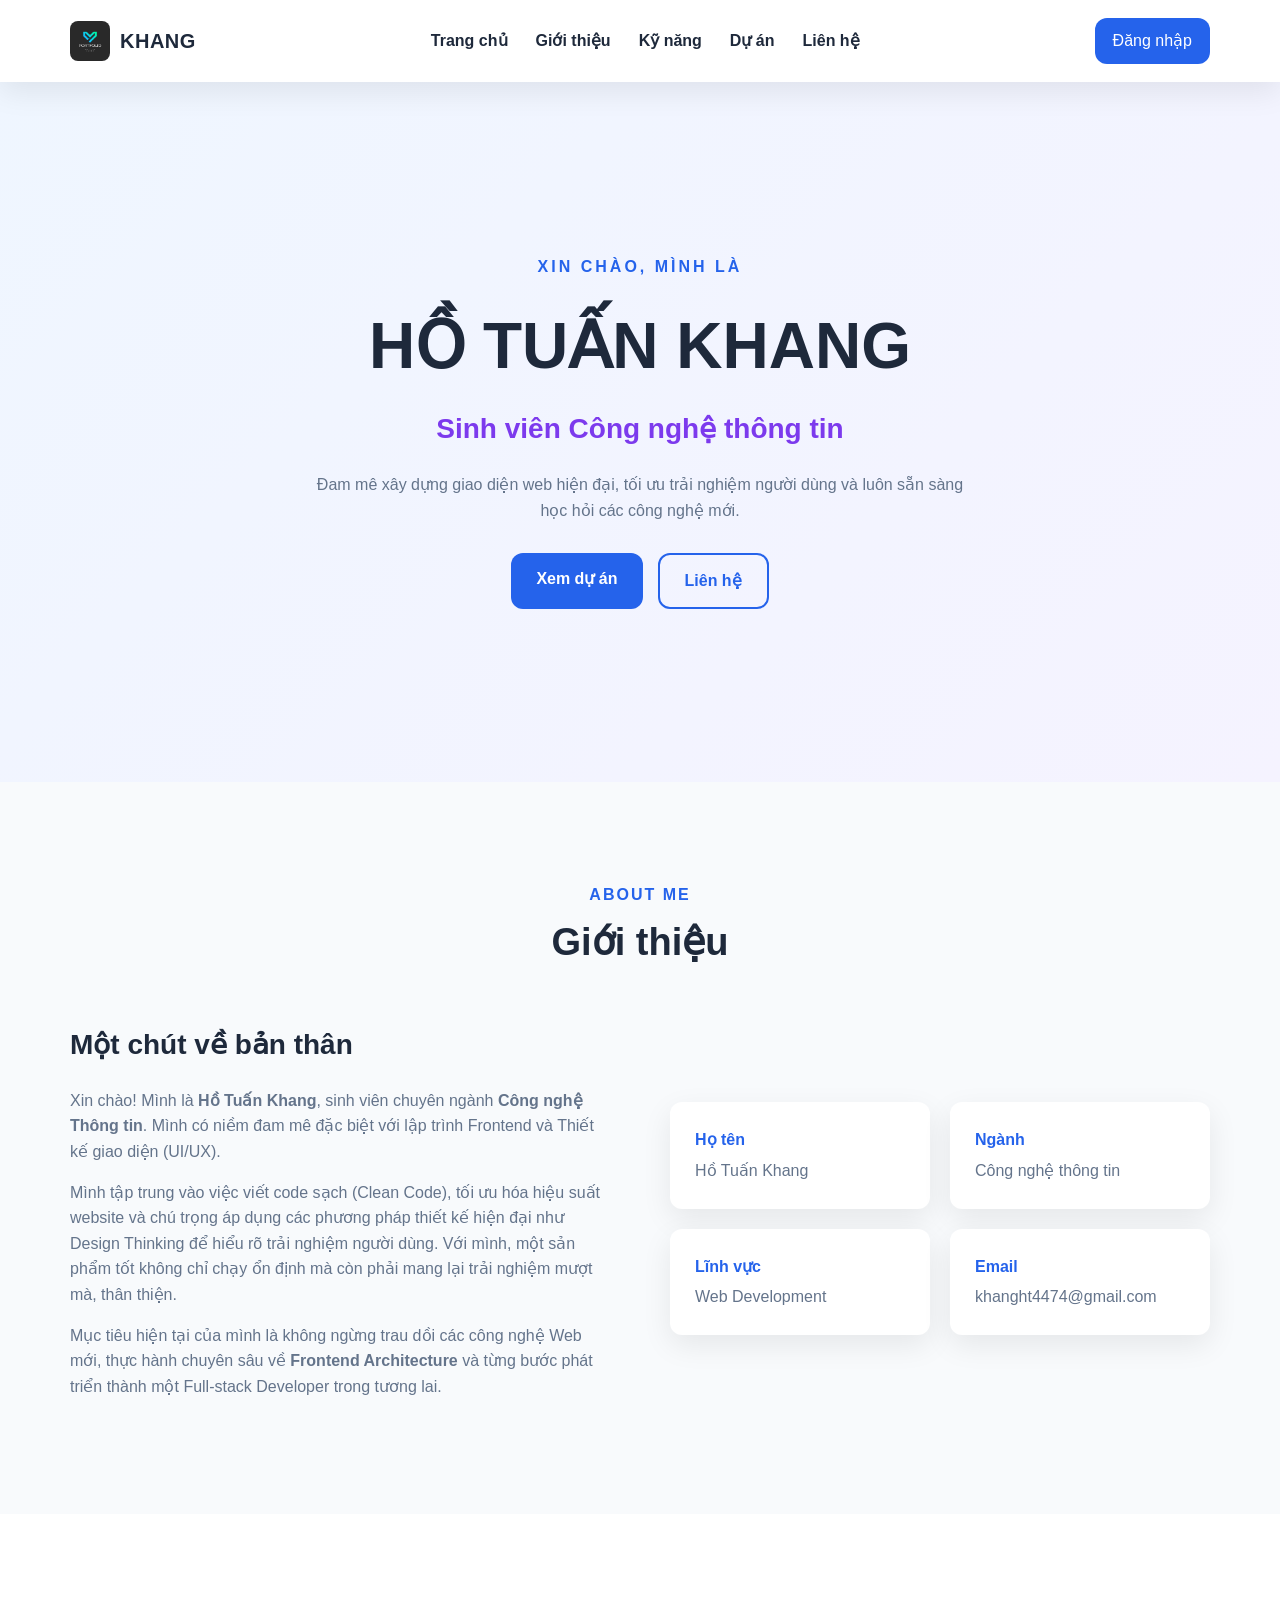
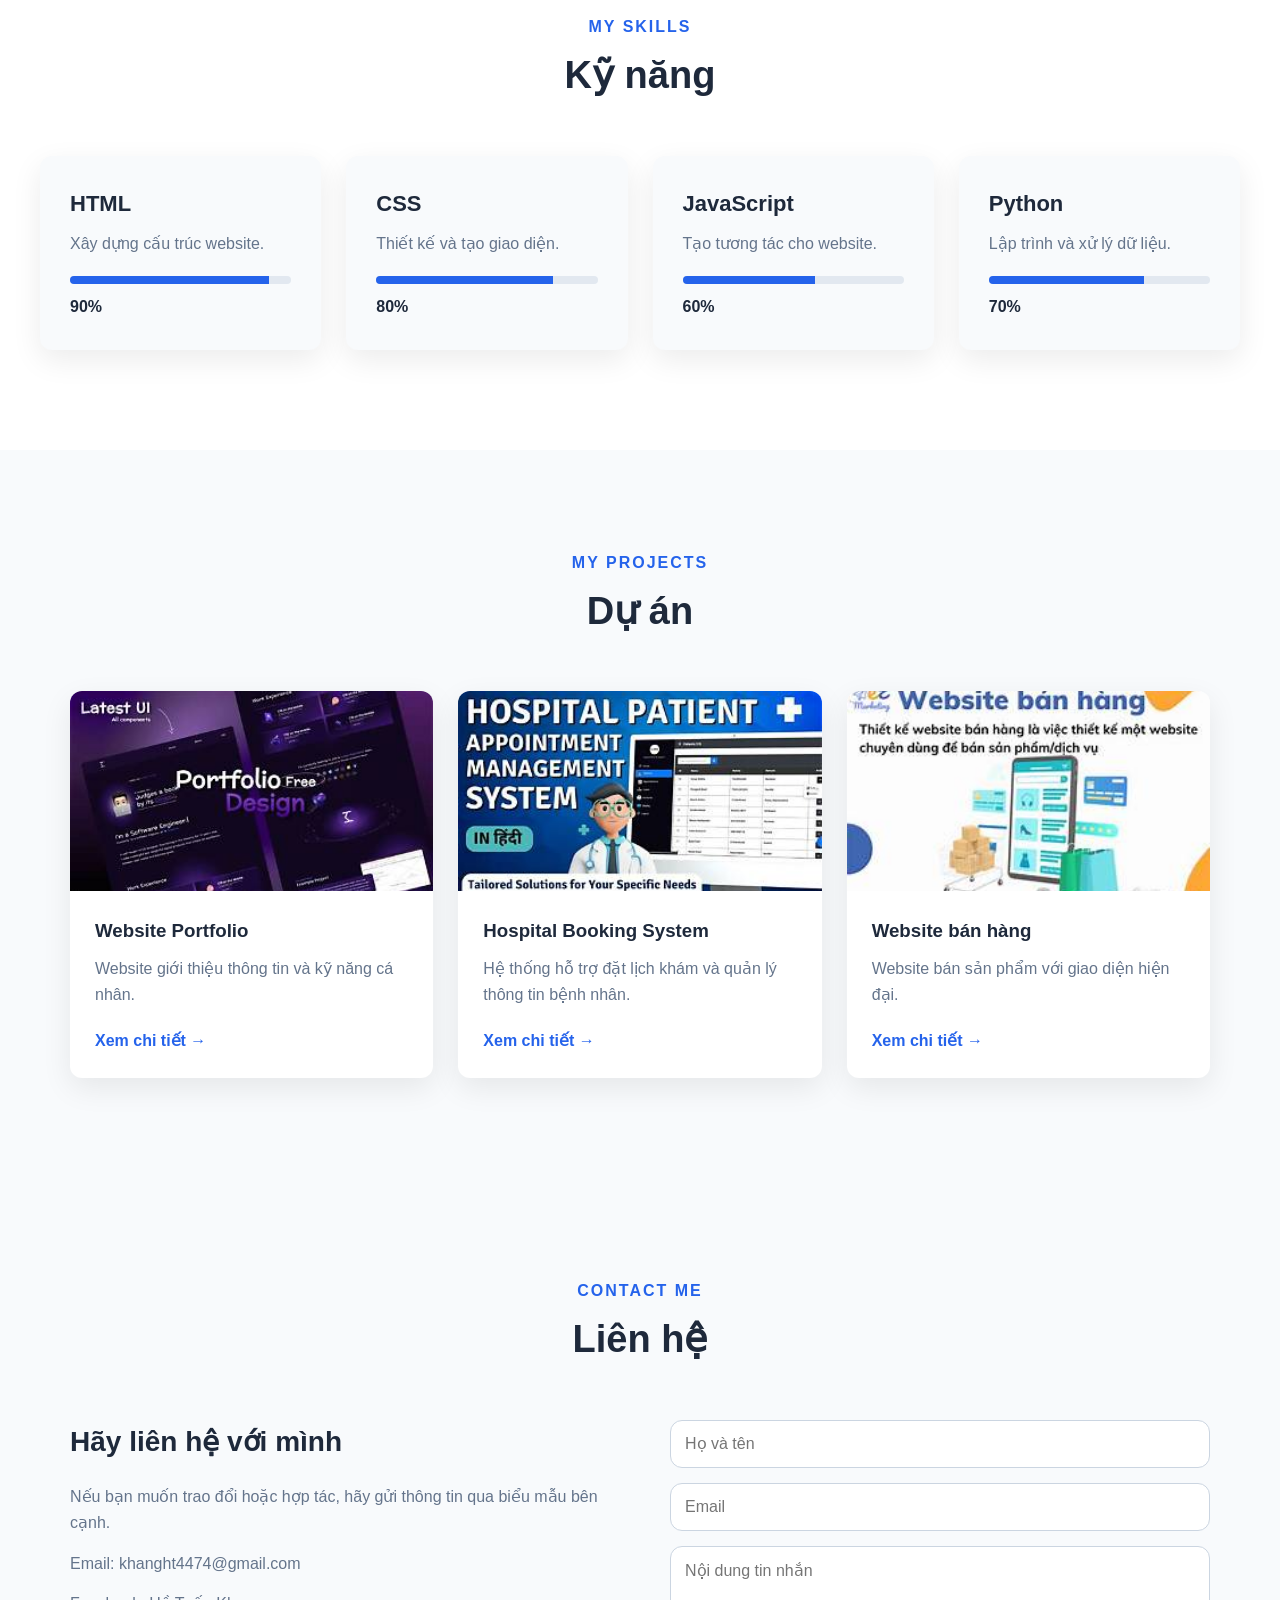
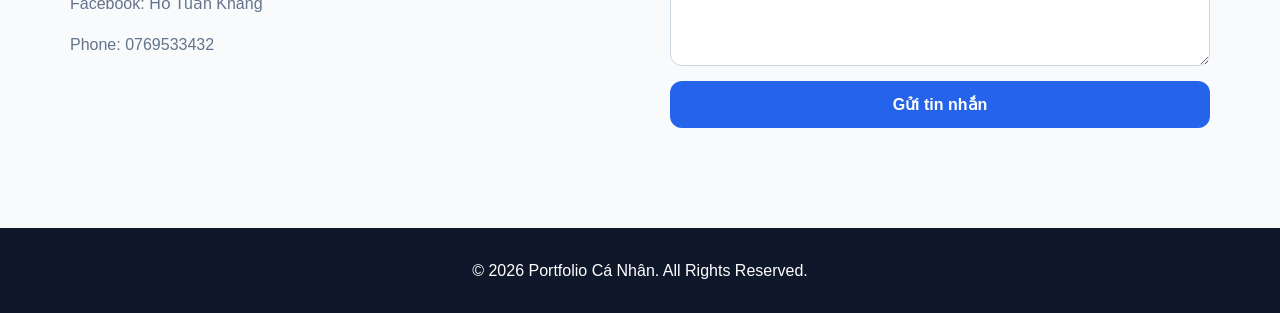
<file: index.html>
<!DOCTYPE html>
<html lang="vi">
<head>
    <meta charset="UTF-8">
    <meta name="viewport" content="width=device-width, initial-scale=1.0">

    <title>Portfolio Cá Nhân</title>

    <link rel="stylesheet" href="css/style.css">
</head>

<body>

    <!-- ================= HEADER ================= -->
    <header class="header">

        <nav class="navbar">

            <a href="#" class="logo">
                <img src="images/logo.png" alt="Logo" class="logo-img">
                <span class="logo-text">KHANG</span>
            </a>

            <div class="nav-links">
                <a href="#home">Trang chủ</a>
                <a href="#about">Giới thiệu</a>
                <a href="#skills">Kỹ năng</a>
                <a href="#projects">Dự án</a>
                <a href="#contact">Liên hệ</a>
            </div>

            <a href="login.html" class="login-btn">
                Đăng nhập
            </a>

        </nav>

    </header>


    <!-- ================= MAIN ================= -->
    <main>

        <!-- HERO -->
        <section id="home" class="hero">

            <div class="hero-content">

                <p class="hero-small">
                    XIN CHÀO, MÌNH LÀ
                </p>

                <h1>
                    HỒ TUẤN KHANG
                </h1>

                <h2>
                    Sinh viên Công nghệ thông tin
                </h2>

                <p class="hero-description">
                    Đam mê xây dựng giao diện web hiện đại,
                    tối ưu trải nghiệm người dùng và luôn sẵn sàng học hỏi các công nghệ mới.  
                </p>

                <div class="hero-buttons">
                    <a href="#projects" class="btn primary-btn">
                        Xem dự án
                    </a>

                    <a href="#contact" class="btn secondary-btn">
                        Liên hệ
                    </a>
                </div>

            </div>

        </section>


        <!-- ================= ABOUT ================= -->
        <section id="about" class="section">

            <div class="section-title">
                <p>ABOUT ME</p>
                <h2>Giới thiệu</h2>
            </div>

            <div class="about-content">

                <div class="about-text">

                    <h3>
                        Một chút về bản thân
                    </h3>

                    <p>
                        Xin chào! Mình là <strong>Hồ Tuấn Khang</strong>, sinh viên chuyên ngành <strong>Công nghệ Thông tin</strong>. 
                        Mình có niềm đam mê đặc biệt với lập trình Frontend và Thiết kế giao diện (UI/UX).
                    </p>

                    <p>
                       Mình tập trung vào việc viết code sạch (Clean Code), 
                       tối ưu hóa hiệu suất website và chú trọng áp dụng các phương pháp thiết kế hiện đại như Design Thinking để hiểu rõ trải nghiệm người dùng. 
                       Với mình, một sản phẩm tốt không chỉ chạy ổn định mà còn phải mang lại trải nghiệm mượt mà, thân thiện.
                    </p>

                    <p>
                        Mục tiêu hiện tại của mình là không ngừng trau dồi các công nghệ Web mới, 
                        thực hành chuyên sâu về <strong>Frontend Architecture</strong> và từng bước phát triển thành một Full-stack Developer trong tương lai.
                    </p>

                </div>


                <div class="about-info">

                    <div class="info-item">
                        <strong>Họ tên</strong>
                        <span>Hồ Tuấn Khang</span>
                    </div>

                    <div class="info-item">
                        <strong>Ngành</strong>
                        <span>Công nghệ thông tin</span>
                    </div>

                    <div class="info-item">
                        <strong>Lĩnh vực</strong>
                        <span>Web Development</span>
                    </div>

                    <div class="info-item">
                        <strong>Email</strong>
                        <span>khanght4474@gmail.com</span>
                    </div>

                </div>

            </div>

        </section>


        <!-- ================= SKILLS ================= -->
        <section id="skills" class="section skills-section">

            <div class="section-title">
                <p>MY SKILLS</p>
                <h2>Kỹ năng</h2>
            </div>


            <div class="skills-list">

                <div class="skill-card">
                    <h3>HTML</h3>
                    <p>Xây dựng cấu trúc website.</p>

                    <div class="skill-bar">
                        <span class="html-skill"></span>
                    </div>

                    <strong>90%</strong>
                </div>


                <div class="skill-card">
                    <h3>CSS</h3>
                    <p>Thiết kế và tạo giao diện.</p>

                    <div class="skill-bar">
                        <span class="css-skill"></span>
                    </div>

                    <strong>80%</strong>
                </div>


                <div class="skill-card">
                    <h3>JavaScript</h3>
                    <p>Tạo tương tác cho website.</p>

                    <div class="skill-bar">
                        <span class="js-skill"></span>
                    </div>

                    <strong>60%</strong>
                </div>


                <div class="skill-card">
                    <h3>Python</h3>
                    <p>Lập trình và xử lý dữ liệu.</p>

                    <div class="skill-bar">
                        <span class="python-skill"></span>
                    </div>

                    <strong>70%</strong>
                </div>

            </div>

        </section>


        <!-- ================= PROJECTS ================= -->
        <section id="projects" class="section">

            <div class="section-title">
                <p>MY PROJECTS</p>
                <h2>Dự án</h2>
            </div>


            <div class="project-list">

                <article class="project-card">

                    <div class="project-image">
                        <img src="images/project-1.jpg" alt="Website Portfolio">
                    </div>

                    <div class="project-content">

                        <h3>Website Portfolio</h3>

                        <p>
                            Website giới thiệu thông tin
                            và kỹ năng cá nhân.
                        </p>

                        <a href="#" class="project-link">
                            Xem chi tiết →
                        </a>

                    </div>

                </article>


                <article class="project-card">

                    <div class="project-image">
                        <img src="images/project-2.jpg" alt="Hospital Booking System">
                    </div>

                    <div class="project-content">

                        <h3>Hospital Booking System</h3>

                        <p>
                            Hệ thống hỗ trợ đặt lịch khám
                            và quản lý thông tin bệnh nhân.
                        </p>

                        <a href="#" class="project-link">
                            Xem chi tiết →
                        </a>

                    </div>

                </article>


                <article class="project-card">

                    <div class="project-image">
                        <img src="images/project-3.jpg" alt="Website bán hàng">
                    </div>

                    <div class="project-content">

                        <h3>Website bán hàng</h3>

                        <p>
                            Website bán sản phẩm với
                            giao diện hiện đại.
                        </p>

                        <a href="#" class="project-link">
                            Xem chi tiết →
                        </a>

                    </div>

                </article>

            </div>

        </section>


        <!-- ================= CONTACT ================= -->
        <section id="contact" class="section contact-section">

            <div class="section-title">
                <p>CONTACT ME</p>
                <h2>Liên hệ</h2>
            </div>


            <div class="contact-content">

                <div class="contact-info">

                    <h3>
                        Hãy liên hệ với mình
                    </h3>

                    <p>
                        Nếu bạn muốn trao đổi hoặc hợp tác,
                        hãy gửi thông tin qua biểu mẫu bên cạnh.
                    </p>

                    <p>
                        Email: khanght4474@gmail.com
                    </p>

                    <p>
                        Facebook: Hồ Tuấn Khang
                    </p>

                    <p>
                        Phone: 0769533432
                    </p>

                </div>


                <form class="contact-form">

                    <input
                        type="text"
                        placeholder="Họ và tên"
                    >

                    <input
                        type="email"
                        placeholder="Email"
                    >

                    <textarea
                        rows="5"
                        placeholder="Nội dung tin nhắn"
                    ></textarea>

                    <button type="submit">
                        Gửi tin nhắn
                    </button>

                </form>

            </div>

        </section>

    </main>


    <!-- ================= FOOTER ================= -->

    <footer class="footer">

        <p>
            © 2026 Portfolio Cá Nhân. All Rights Reserved.
        </p>

    </footer>

</body>
</html>
</file>
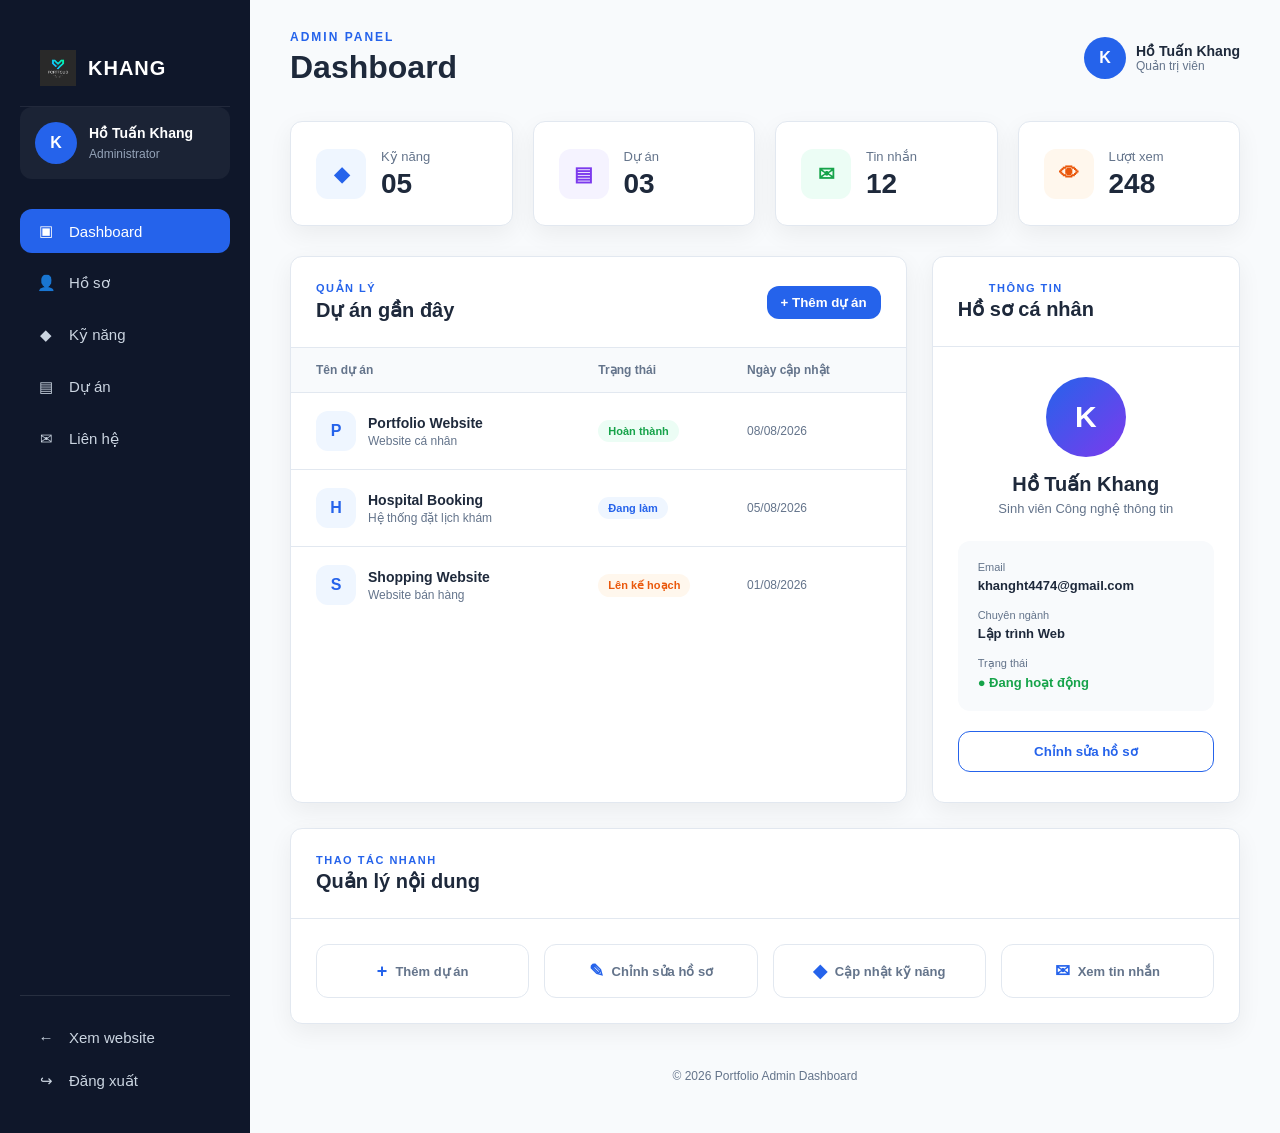
<file: admin.html>
<!DOCTYPE html>
<html lang="vi">

<head>

    <meta charset="UTF-8">

    <meta
        name="viewport"
        content="width=device-width, initial-scale=1.0"
    >

    <title>Admin Dashboard - Portfolio</title>

    <link rel="stylesheet" href="css/admin.css">

</head>


<body>

    <!-- =================================================
         ADMIN DASHBOARD
    ================================================== -->

    <div class="dashboard">


        <!-- =================================================
             SIDEBAR
        ================================================== -->

        <aside class="sidebar">

            <div class="sidebar-logo">
                <img src="images/logo.png" alt="Logo" class="sidebar-logo-img">
                <span>KHANG</span>
            </div>


            <div class="admin-profile">

                <div class="avatar">
                    K
                </div>

                <div>
                    <strong>
                        Hồ Tuấn Khang
                    </strong>

                    <span>
                        Administrator
                    </span>
                </div>

            </div>


            <!-- MENU -->

            <nav class="sidebar-menu">

                <a
                    href="#"
                    class="menu-item active"
                >
                    <span>▣</span>
                    Dashboard
                </a>


                <a
                    href="#"
                    class="menu-item"
                >
                    <span>👤</span>
                    Hồ sơ
                </a>


                <a
                    href="#"
                    class="menu-item"
                >
                    <span>◆</span>
                    Kỹ năng
                </a>


                <a
                    href="#"
                    class="menu-item"
                >
                    <span>▤</span>
                    Dự án
                </a>


                <a
                    href="#"
                    class="menu-item"
                >
                    <span>✉</span>
                    Liên hệ
                </a>

            </nav>


            <!-- BOTTOM MENU -->

            <div class="sidebar-bottom">

                <a
                    href="index.html"
                    class="menu-item"
                >
                    <span>←</span>
                    Xem website
                </a>


                <a
                    href="login.html"
                    class="menu-item logout"
                >
                    <span>↪</span>
                    Đăng xuất
                </a>

            </div>

        </aside>



        <!-- =================================================
             MAIN CONTENT
        ================================================== -->

        <main class="main-content">


            <!-- TOP BAR -->

            <header class="topbar">

                <div>

                    <p class="topbar-label">
                        ADMIN PANEL
                    </p>

                    <h1>
                        Dashboard
                    </h1>

                </div>


                <div class="topbar-user">

                    <div class="small-avatar">
                        K
                    </div>

                    <div>

                        <strong>
                            Hồ Tuấn Khang
                        </strong>

                        <span>
                            Quản trị viên
                        </span>

                    </div>

                </div>

            </header>



            <!-- =================================================
                 STATISTICS
            ================================================== -->

            <section class="stats">


                <div class="stat-card">

                    <div class="stat-icon blue">
                        ◆
                    </div>

                    <div>

                        <span>
                            Kỹ năng
                        </span>

                        <h2>
                            05
                        </h2>

                    </div>

                </div>



                <div class="stat-card">

                    <div class="stat-icon purple">
                        ▤
                    </div>

                    <div>

                        <span>
                            Dự án
                        </span>

                        <h2>
                            03
                        </h2>

                    </div>

                </div>



                <div class="stat-card">

                    <div class="stat-icon green">
                        ✉
                    </div>

                    <div>

                        <span>
                            Tin nhắn
                        </span>

                        <h2>
                            12
                        </h2>

                    </div>

                </div>



                <div class="stat-card">

                    <div class="stat-icon orange">
                        👁
                    </div>

                    <div>

                        <span>
                            Lượt xem
                        </span>

                        <h2>
                            248
                        </h2>

                    </div>

                </div>

            </section>



            <!-- =================================================
                 CONTENT GRID
            ================================================== -->

            <section class="content-grid">


                <!-- PROJECTS -->

                <div class="dashboard-card projects-card">

                    <div class="card-header">

                        <div>

                            <p>
                                QUẢN LÝ
                            </p>

                            <h2>
                                Dự án gần đây
                            </h2>

                        </div>

                        <button>
                            + Thêm dự án
                        </button>

                    </div>


                    <div class="project-table">


                        <div class="table-header">

                            <span>
                                Tên dự án
                            </span>

                            <span>
                                Trạng thái
                            </span>

                            <span>
                                Ngày cập nhật
                            </span>

                        </div>



                        <div class="project-row">

                            <div class="project-name">

                                <div class="project-icon">
                                    P
                                </div>

                                <div>

                                    <strong>
                                        Portfolio Website
                                    </strong>

                                    <span>
                                        Website cá nhân
                                    </span>

                                </div>

                            </div>


                            <span class="status completed">
                                Hoàn thành
                            </span>


                            <span class="date">
                                08/08/2026
                            </span>

                        </div>



                        <div class="project-row">

                            <div class="project-name">

                                <div class="project-icon">
                                    H
                                </div>

                                <div>

                                    <strong>
                                        Hospital Booking
                                    </strong>

                                    <span>
                                        Hệ thống đặt lịch khám
                                    </span>

                                </div>

                            </div>


                            <span class="status working">
                                Đang làm
                            </span>


                            <span class="date">
                                05/08/2026
                            </span>

                        </div>



                        <div class="project-row">

                            <div class="project-name">

                                <div class="project-icon">
                                    S
                                </div>

                                <div>

                                    <strong>
                                        Shopping Website
                                    </strong>

                                    <span>
                                        Website bán hàng
                                    </span>

                                </div>

                            </div>


                            <span class="status planning">
                                Lên kế hoạch
                            </span>


                            <span class="date">
                                01/08/2026
                            </span>

                        </div>

                    </div>

                </div>



                <!-- PROFILE -->

                <div class="dashboard-card profile-card">

                    <div class="card-header">

                        <div>

                            <p>
                                THÔNG TIN
                            </p>

                            <h2>
                                Hồ sơ cá nhân
                            </h2>

                        </div>

                    </div>


                    <div class="profile-info">

                        <div class="profile-avatar">
                            K
                        </div>


                        <h3>
                            Hồ Tuấn Khang
                        </h3>

                        <p>
                            Sinh viên Công nghệ thông tin
                        </p>


                        <div class="profile-details">

                            <div>

                                <span>
                                    Email
                                </span>

                                <strong>
                                    khanght4474@gmail.com
                                </strong>

                            </div>


                            <div>

                                <span>
                                    Chuyên ngành
                                </span>

                                <strong>
                                    Lập trình Web
                                </strong>

                            </div>


                            <div>

                                <span>
                                    Trạng thái
                                </span>

                                <strong class="online">
                                    ● Đang hoạt động
                                </strong>

                            </div>

                        </div>


                        <button class="edit-btn">
                            Chỉnh sửa hồ sơ
                        </button>

                    </div>

                </div>


            </section>



            <!-- =================================================
                 QUICK ACTIONS
            ================================================== -->

            <section class="quick-section">

                <div class="dashboard-card">

                    <div class="card-header">

                        <div>

                            <p>
                                THAO TÁC NHANH
                            </p>

                            <h2>
                                Quản lý nội dung
                            </h2>

                        </div>

                    </div>


                    <div class="quick-actions">

                        <a href="#">

                            <span>
                                + 
                            </span>

                            Thêm dự án

                        </a>


                        <a href="#">

                            <span>
                                ✎
                            </span>

                            Chỉnh sửa hồ sơ

                        </a>


                        <a href="#">

                            <span>
                                ◆
                            </span>

                            Cập nhật kỹ năng

                        </a>


                        <a href="#">

                            <span>
                                ✉
                            </span>

                            Xem tin nhắn

                        </a>

                    </div>

                </div>

            </section>



            <!-- FOOTER -->

            <footer class="admin-footer">

                <p>
                    © 2026 Portfolio Admin Dashboard
                </p>

            </footer>


        </main>

    </div>

</body>

</html>
</file>
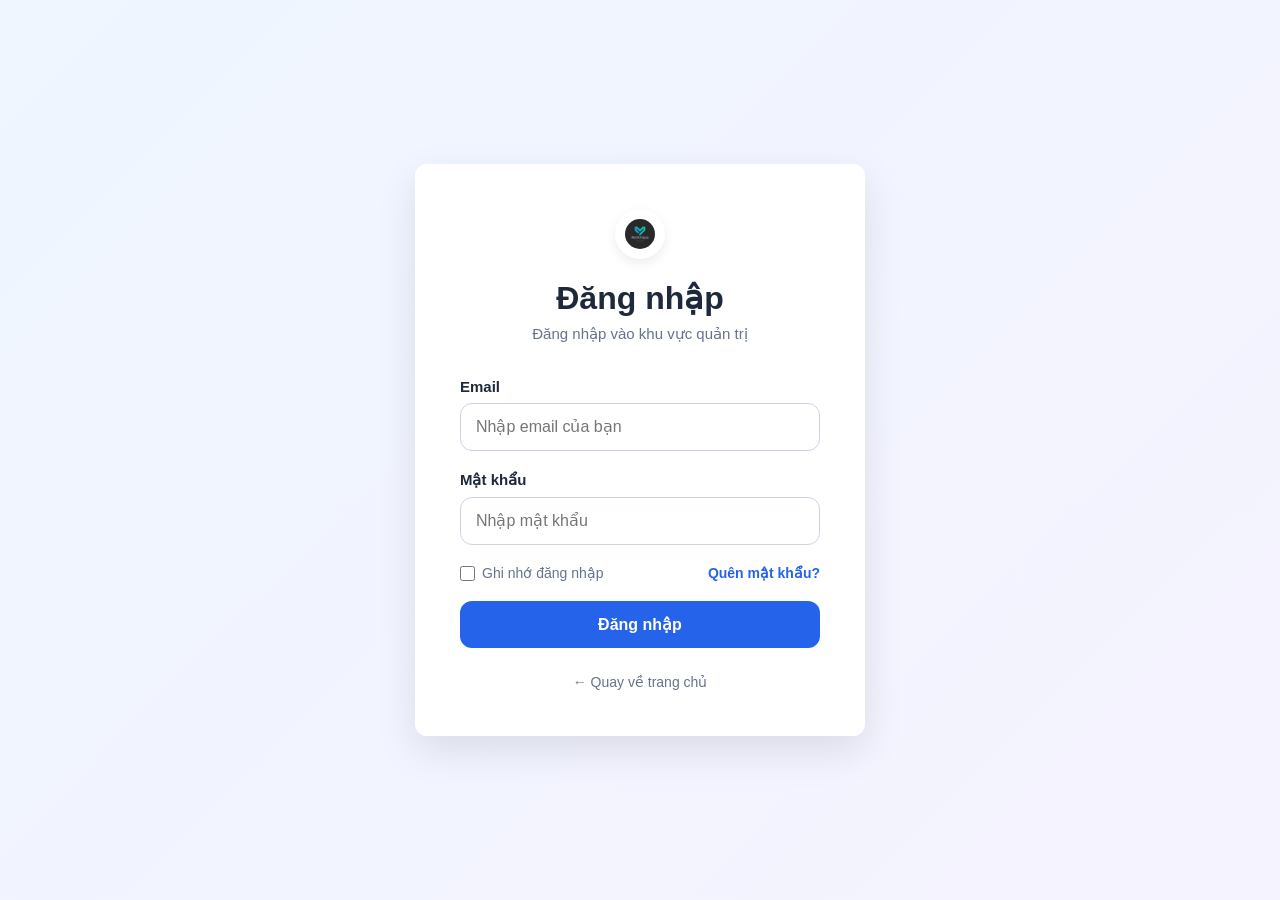
<file: login.html>
<!DOCTYPE html>
<html lang="vi">

<head>

    <meta charset="UTF-8">

    <meta
        name="viewport"
        content="width=device-width, initial-scale=1.0"
    >

    <title>Đăng nhập - Portfolio</title>

    <link rel="stylesheet" href="css/login.css">

</head>


<body>

    <main class="login-page">

        <div class="login-container">

            <!-- Logo / Tiêu đề -->
            <div class="login-header">

                <div class="login-logo">
                    <img src="images/logo.png" alt="Logo" class="logo-img">
                </div>

                <h1>
                    Đăng nhập
                </h1>

                <p>
                    Đăng nhập vào khu vực quản trị
                </p>

            </div>


            <!-- Form đăng nhập -->
            <form class="login-form" action="admin.html">

                <div class="form-group">

                    <label for="email">
                        Email
                    </label>

                    <input
                        type="email"
                        id="email"
                        name="email"
                        placeholder="Nhập email của bạn"
                        required
                    >

                </div>


                <div class="form-group">

                    <label for="password">
                        Mật khẩu
                    </label>

                    <input
                        type="password"
                        id="password"
                        name="password"
                        placeholder="Nhập mật khẩu"
                        required
                    >

                </div>


                <div class="form-options">

                    <label class="remember">

                        <input
                            type="checkbox"
                            name="remember"
                        >

                        <span>
                            Ghi nhớ đăng nhập
                        </span>

                    </label>

                    <a href="#">
                        Quên mật khẩu?
                    </a>

                </div>


                <button
                    type="submit"
                    class="login-submit"
                >
                    Đăng nhập
                </button>

            </form>


            <!-- Quay lại trang chủ -->
            <div class="back-home">

                <a href="index.html">
                    ← Quay về trang chủ
                </a>

            </div>

        </div>

    </main>

</body>

</html>
</file>
<file: css/style.css>
/* =========================================
   CSS VARIABLES
========================================= */
/* Container chứa cả Logo và Chữ */
.logo {
    display: flex;
    align-items: center;
    gap: 10px;                         /* Khoảng cách giữa icon và chữ */
    text-decoration: none;
}

/* Ảnh Logo: Xử lý hiệu ứng và bo góc cho phần ô đen bớt thô */
.logo-img {
    height: 40px;                      /* Kích thước vừa tầm Header */
    width: 40px;
    object-fit: contain;
    border-radius: 8px;                /* Bo tròn nhẹ góc ô đen */
    transition: transform 0.3s ease;
}

/* Hiệu ứng phóng nhẹ khi di chuột */
.logo:hover .logo-img {
    transform: scale(1.08);
}

/* Chữ đi kèm Logo */
.logo-text {
    font-size: 20px;
    font-weight: 700;
    color: #1e293b;                     /* Màu chữ tối sang trọng */
    letter-spacing: 0.5px;
}

/* Dấu chấm màu tím/xanh tạo điểm nhấn */
.logo-text span {
    color: var(--primary-color, #2563eb);
}

:root {

    --primary: #2563eb;
    --secondary: #7c3aed;

    --background: #f8fafc;
    --background-dark: #0f172a;

    --text: #1e293b;
    --text-light: #64748b;

    --white: #ffffff;

    --font-size: 16px;

    --border-radius: 12px;

    --shadow:
        0 10px 30px rgba(0, 0, 0, 0.08);

    --max-width: 1200px;
}

/* =========================================
   RESET
========================================= */

* {
    margin: 0;
    padding: 0;
    box-sizing: border-box;
}

html {
    scroll-behavior: smooth;
}

body {
    font-family: Arial, Helvetica, sans-serif;

    font-size: var(--font-size);

    background-color: var(--background);

    color: var(--text);

    line-height: 1.6;
}

a {
    text-decoration: none;
    color: inherit;
}

ul {
    list-style: none;
}
/* =========================================
   NAVBAR
========================================= */

.header {
    background-color: var(--white);

    position: sticky;
    top: 0;

    z-index: 1000;

    box-shadow: var(--shadow);
}

.navbar {
    max-width: var(--max-width);

    margin: auto;

    padding: 18px 30px;

    display: flex;

    align-items: center;

    justify-content: space-between;
}

.logo {
    font-size: 24px;

    font-weight: bold;

    color: var(--primary);
}

.nav-links {
    display: flex;

    align-items: center;

    gap: 28px;
}

.nav-links a {
    font-weight: 600;

    transition: 0.3s;
}

.nav-links a:hover {
    color: var(--primary);
}

.login-btn {
    padding: 10px 18px;

    background-color: var(--primary);

    color: var(--white);

    border-radius: var(--border-radius);

    transition: 0.3s;
}

.login-btn:hover {
    transform: translateY(-2px);

    background-color: var(--secondary);
}
/* =========================================
   HERO
========================================= */

.hero {
    min-height: 700px;

    display: flex;

    align-items: center;

    justify-content: center;

    text-align: center;

    padding: 80px 30px;

    background:
        linear-gradient(
            135deg,
            #eff6ff,
            #f5f3ff
        );
}

.hero-content {
    max-width: 800px;
}

.hero-small {
    color: var(--primary);

    font-weight: bold;

    letter-spacing: 3px;

    margin-bottom: 15px;
}

.hero h1 {
    font-size: 64px;

    margin-bottom: 10px;
}

.hero h2 {
    color: var(--secondary);

    font-size: 28px;

    margin-bottom: 20px;
}

.hero-description {
    color: var(--text-light);

    max-width: 650px;

    margin: 0 auto 30px;
}

.hero-buttons {
    display: flex;

    justify-content: center;

    gap: 15px;
}

.btn {
    display: inline-block;

    padding: 13px 25px;

    border-radius: var(--border-radius);

    font-weight: bold;

    transition: 0.3s;
}

.primary-btn {
    background-color: var(--primary);

    color: var(--white);
}

.secondary-btn {
    border: 2px solid var(--primary);

    color: var(--primary);
}

.primary-btn:hover,
.secondary-btn:hover {
    transform: translateY(-3px);
}
/* =========================================
   SECTION
========================================= */

.section {
    max-width: var(--max-width);

    margin: auto;

    padding: 100px 30px;
}

.section-title {
    text-align: center;

    margin-bottom: 50px;
}

.section-title p {
    color: var(--primary);

    font-weight: bold;

    letter-spacing: 2px;
}

.section-title h2 {
    font-size: 38px;

    margin-top: 5px;
}
/* =========================================
   ABOUT
========================================= */

.about-content {
    display: flex;

    gap: 60px;

    align-items: center;
}

.about-text {
    flex: 1;
}

.about-text h3 {
    font-size: 28px;

    margin-bottom: 20px;
}

.about-text p {
    color: var(--text-light);

    margin-bottom: 15px;
}

.about-info {
    flex: 1;

    display: grid;

    grid-template-columns: 1fr 1fr;

    gap: 20px;
}

.info-item {
    padding: 25px;

    background-color: var(--white);

    border-radius: var(--border-radius);

    box-shadow: var(--shadow);
}

.info-item strong {
    display: block;

    margin-bottom: 5px;

    color: var(--primary);
}

.info-item span {
    color: var(--text-light);
}
/* =========================================
   SKILLS
========================================= */

.skills-section {
    max-width: none;

    background-color: var(--white);
}

.skills-list {
    max-width: var(--max-width);

    margin: auto;

    display: grid;

    grid-template-columns:
        repeat(4, 1fr);

    gap: 25px;
}

.skill-card {
    padding: 30px;

    background-color: var(--background);

    border-radius: var(--border-radius);

    box-shadow: var(--shadow);
}

.skill-card h3 {
    font-size: 22px;

    margin-bottom: 10px;
}

.skill-card p {
    color: var(--text-light);

    margin-bottom: 20px;
}

.skill-bar {
    height: 8px;

    background-color: #e2e8f0;

    border-radius: 20px;

    overflow: hidden;

    margin-bottom: 10px;
}

.skill-bar span {
    display: block;

    height: 100%;

    background-color: var(--primary);
}

.html-skill {
    width: 90%;
}

.css-skill {
    width: 80%;
}

.js-skill {
    width: 60%;
}

.python-skill {
    width: 70%;
}
.project-image {
    height: 200px;
    overflow: hidden; /* Cắt phần dư thừa của ảnh */
}

.project-image img {
    width: 100%;
    height: 100%;
    object-fit: cover; /* Đảm bảo ảnh vừa vặn đẹp mắt không bị méo */
    display: block;
}
/* =========================================
   PROJECTS
========================================= */

.project-list {
    display: grid;

    grid-template-columns:
        repeat(3, 1fr);

    gap: 25px;
}

.project-card {
    background-color: var(--white);

    border-radius: var(--border-radius);

    overflow: hidden;

    box-shadow: var(--shadow);

    transition: 0.3s;
}

.project-card:hover {
    transform: translateY(-8px);
}

.project-image {
    height: 200px;

    display: flex;

    align-items: center;

    justify-content: center;

    background:
        linear-gradient(
            135deg,
            var(--primary),
            var(--secondary)
        );

    color: var(--white);

    font-size: 25px;

    font-weight: bold;
}

.project-content {
    padding: 25px;
}

.project-content h3 {
    margin-bottom: 10px;
}

.project-content p {
    color: var(--text-light);

    margin-bottom: 20px;
}

.project-link {
    color: var(--primary);

    font-weight: bold;
}
/* =========================================
   CONTACT
========================================= */

.contact-section {
    background-color: var(--background);
}

.contact-content {
    display: flex;

    gap: 60px;
}

.contact-info,
.contact-form {
    flex: 1;
}

.contact-info h3 {
    font-size: 28px;

    margin-bottom: 20px;
}

.contact-info p {
    color: var(--text-light);

    margin-bottom: 15px;
}

.contact-form {
    display: flex;

    flex-direction: column;

    gap: 15px;
}

.contact-form input,
.contact-form textarea {
    width: 100%;

    padding: 14px;

    border: 1px solid #cbd5e1;

    border-radius: var(--border-radius);

    font-family: inherit;

    font-size: 16px;

    outline: none;
}

.contact-form input:focus,
.contact-form textarea:focus {
    border-color: var(--primary);
}

.contact-form button {
    padding: 14px;

    border: none;

    border-radius: var(--border-radius);

    background-color: var(--primary);

    color: var(--white);

    font-size: 16px;

    font-weight: bold;

    cursor: pointer;

    transition: 0.3s;
}

.contact-form button:hover {
    background-color: var(--secondary);
}
/* =========================================
   FOOTER
========================================= */

.footer {
    padding: 30px;

    background-color: var(--background-dark);

    color: var(--white);

    text-align: center;
}
/* =========================================
   TABLET (768px <= Width < 1024px)
========================================= */
@media (min-width: 768px) and (max-width: 1023px) {

    .navbar {
        padding: 18px 20px;
    }

    .hero h1 {
        font-size: 52px;
    }

    .skills-list {
        grid-template-columns: repeat(2, 1fr);
    }

    .project-list {
        grid-template-columns: repeat(2, 1fr);
    }

}

/* =========================================
   MOBILE (Width < 768px)
========================================= */
@media (max-width: 767px) {

    .navbar {
        flex-direction: column;
        gap: 20px;
    }

    .login-btn {
        width: 100%;
        text-align: center;
    }

    .nav-links {
        flex-direction: column;
        gap: 12px;
    }

    .hero {
        min-height: 600px;
        padding: 60px 20px;
    }

    .hero h1 {
        font-size: 40px;
    }

    .hero h2 {
        font-size: 22px;
    }

    .hero-buttons {
        flex-direction: column;
        align-items: center;
    }

    .about-content {
        flex-direction: column;
    }

    .about-info {
        width: 100%;
        grid-template-columns: 1fr;
    }

    .skills-list {
        grid-template-columns: 1fr;
    }

    .project-list {
        grid-template-columns: 1fr;
    }

    .contact-content {
        flex-direction: column;
    }

    

}
</file>
<file: css/admin.css>
/* =====================================================
   ADMIN DASHBOARD
===================================================== */


/* =====================================================
   1. CSS VARIABLES
===================================================== */

:root {

    --primary: #2563eb;
    --secondary: #7c3aed;

    --background: #f8fafc;
    --sidebar: #0f172a;

    --white: #ffffff;

    --text: #1e293b;
    --text-light: #64748b;

    --border: #e2e8f0;

    --blue-light: #eff6ff;
    --purple-light: #f5f3ff;
    --green-light: #ecfdf5;
    --orange-light: #fff7ed;

    --success: #16a34a;
    --warning: #ea580c;

    --font-size: 16px;

    --border-radius: 12px;

    --shadow:
        0 8px 25px rgba(0, 0, 0, 0.06);
}


/* =====================================================
   2. RESET
===================================================== */

* {

    margin: 0;

    padding: 0;

    box-sizing: border-box;
}


html {

    scroll-behavior: smooth;
}


body {

    font-family:
        Arial,
        Helvetica,
        sans-serif;

    font-size: var(--font-size);

    background-color:
        var(--background);

    color: var(--text);
}


a {

    text-decoration: none;

    color: inherit;
}


button {

    font-family: inherit;

    cursor: pointer;
}


/* =====================================================
   3. MAIN DASHBOARD
   CSS GRID - BỐ CỤC LỚN
===================================================== */

.dashboard {

    min-height: 100vh;

    display: grid;

    grid-template-columns: 250px 1fr;
}


/* =====================================================
   4. SIDEBAR
===================================================== */

.sidebar {

    min-height: 100vh;

    padding: 30px 20px;

    background-color:
        var(--sidebar);

    color: var(--white);

    display: flex;

    flex-direction: column;
}
.sidebar-logo {
    padding: 20px;
    display: flex;
    align-items: center;
    gap: 12px;                             /* Khoảng cách giữa ảnh logo và chữ */
    border-bottom: 1px solid rgba(255, 255, 255, 0.08);
}

.sidebar-logo-img {
    height: 36px;                          /* Kích thước ảnh vừa vặn thanh sidebar */
    width: auto;
    object-fit: contain;
}

.sidebar-logo span {
    font-size: 20px;
    font-weight: 700;
    color: #ffffff;                        /* Màu chữ đi kèm logo */
    letter-spacing: 1px;
}


/* =====================================================
   5. ADMIN PROFILE
===================================================== */

.admin-profile {

    display: flex;

    align-items: center;

    gap: 12px;

    padding: 15px;

    margin-bottom: 30px;

    border-radius:
        var(--border-radius);

    background-color:
        rgba(255, 255, 255, 0.05);
}


.avatar {

    width: 42px;

    height: 42px;

    display: flex;

    align-items: center;

    justify-content: center;

    flex-shrink: 0;

    border-radius: 50%;

    background-color:
        var(--primary);

    color: var(--white);

    font-weight: bold;
}


.admin-profile strong {

    display: block;

    margin-bottom: 3px;

    font-size: 14px;
}


.admin-profile span {

    color: #94a3b8;

    font-size: 12px;
}


/* =====================================================
   6. SIDEBAR MENU
===================================================== */

.sidebar-menu {

    display: flex;

    flex-direction: column;

    gap: 8px;
}


.menu-item {

    display: flex;

    align-items: center;

    gap: 12px;

    padding: 13px 15px;

    border-radius:
        var(--border-radius);

    color: #cbd5e1;

    font-size: 15px;

    transition: 0.3s;
}


.menu-item span {

    width: 22px;

    text-align: center;
}


.menu-item:hover {

    background-color:
        rgba(255, 255, 255, 0.08);

    color: var(--white);
}


.menu-item.active {

    background-color:
        var(--primary);

    color: var(--white);
}


/* =====================================================
   7. SIDEBAR BOTTOM
===================================================== */

.sidebar-bottom {

    margin-top: auto;

    padding-top: 20px;

    border-top:
        1px solid rgba(255, 255, 255, 0.1);
}


.logout:hover {

    background-color:
        rgba(239, 68, 68, 0.15);

    color: #f87171;
}


/* =====================================================
   8. MAIN CONTENT
===================================================== */

.main-content {

    min-width: 0;

    padding: 30px 40px;
}


/* =====================================================
   9. TOPBAR
   FLEXBOX
===================================================== */

.topbar {

    display: flex;

    align-items: center;

    justify-content: space-between;

    gap: 20px;

    margin-bottom: 35px;
}


.topbar-label {

    margin-bottom: 5px;

    color: var(--primary);

    font-size: 12px;

    font-weight: bold;

    letter-spacing: 2px;
}


.topbar h1 {

    font-size: 32px;
}


.topbar-user {

    display: flex;

    align-items: center;

    gap: 10px;
}


.small-avatar {

    width: 42px;

    height: 42px;

    display: flex;

    align-items: center;

    justify-content: center;

    border-radius: 50%;

    background-color:
        var(--primary);

    color: var(--white);

    font-weight: bold;
}


.topbar-user strong {

    display: block;

    font-size: 14px;
}


.topbar-user span {

    display: block;

    color: var(--text-light);

    font-size: 12px;
}


/* =====================================================
   10. STATISTICS
   CSS GRID
===================================================== */

.stats {

    display: grid;

    grid-template-columns:
        repeat(4, 1fr);

    gap: 20px;

    margin-bottom: 30px;
}


.stat-card {

    display: flex;

    align-items: center;

    gap: 15px;

    padding: 25px;

    background-color:
        var(--white);

    border:
        1px solid var(--border);

    border-radius:
        var(--border-radius);

    box-shadow:
        var(--shadow);
}


.stat-icon {

    width: 50px;

    height: 50px;

    display: flex;

    align-items: center;

    justify-content: center;

    flex-shrink: 0;

    border-radius:
        var(--border-radius);

    font-size: 20px;

    font-weight: bold;
}


.stat-icon.blue {

    background-color:
        var(--blue-light);

    color: var(--primary);
}


.stat-icon.purple {

    background-color:
        var(--purple-light);

    color: var(--secondary);
}


.stat-icon.green {

    background-color:
        var(--green-light);

    color: var(--success);
}


.stat-icon.orange {

    background-color:
        var(--orange-light);

    color: var(--warning);
}


.stat-card span {

    color: var(--text-light);

    font-size: 13px;
}


.stat-card h2 {

    margin-top: 3px;

    font-size: 28px;
}


/* =====================================================
   11. CONTENT GRID
   CSS GRID
===================================================== */

.content-grid {

    display: grid;

    grid-template-columns:
        minmax(0, 2fr)
        minmax(280px, 1fr);

    gap: 25px;

    margin-bottom: 25px;
}


/* =====================================================
   12. DASHBOARD CARD
===================================================== */

.dashboard-card {

    background-color:
        var(--white);

    border:
        1px solid var(--border);

    border-radius:
        var(--border-radius);

    box-shadow:
        var(--shadow);

    overflow: hidden;
}


/* =====================================================
   13. CARD HEADER
   FLEXBOX
===================================================== */

.card-header {

    display: flex;

    align-items: center;

    justify-content: space-between;

    gap: 15px;

    padding: 25px;

    border-bottom:
        1px solid var(--border);
}


.card-header p {

    margin-bottom: 3px;

    color: var(--primary);

    font-size: 11px;

    font-weight: bold;

    letter-spacing: 1.5px;
}


.card-header h2 {

    font-size: 20px;
}


.card-header button {

    padding: 9px 14px;

    border: none;

    border-radius:
        var(--border-radius);

    background-color:
        var(--primary);

    color: var(--white);

    font-weight: bold;

    transition: 0.3s;
}


.card-header button:hover {

    background-color:
        var(--secondary);
}


/* =====================================================
   14. PROJECT TABLE
===================================================== */

.project-table {

    width: 100%;
}


.table-header {

    display: grid;

    grid-template-columns:
        2fr 1fr 1fr;

    gap: 15px;

    padding: 15px 25px;

    background-color:
        var(--background);

    color: var(--text-light);

    font-size: 12px;

    font-weight: bold;
}


.project-row {

    display: grid;

    grid-template-columns:
        2fr 1fr 1fr;

    align-items: center;

    gap: 15px;

    padding: 18px 25px;

    border-top:
        1px solid var(--border);
}


.project-name {

    display: flex;

    align-items: center;

    gap: 12px;

    min-width: 0;
}


.project-icon {

    width: 40px;

    height: 40px;

    display: flex;

    align-items: center;

    justify-content: center;

    flex-shrink: 0;

    border-radius:
        var(--border-radius);

    background-color:
        var(--blue-light);

    color: var(--primary);

    font-weight: bold;
}


.project-name strong {

    display: block;

    margin-bottom: 3px;

    font-size: 14px;
}


.project-name span {

    display: block;

    color: var(--text-light);

    font-size: 12px;

    white-space: nowrap;

    overflow: hidden;

    text-overflow: ellipsis;
}


.status {

    display: inline-block;

    width: fit-content;

    padding: 5px 10px;

    border-radius: 20px;

    font-size: 11px;

    font-weight: bold;
}


.status.completed {

    background-color:
        var(--green-light);

    color: var(--success);
}


.status.working {

    background-color:
        var(--blue-light);

    color: var(--primary);
}


.status.planning {

    background-color:
        var(--orange-light);

    color: var(--warning);
}


.date {

    color: var(--text-light);

    font-size: 12px;
}


/* =====================================================
   15. PROFILE CARD
===================================================== */

.profile-card {

    text-align: center;
}


.profile-info {

    padding: 30px 25px;
}


.profile-avatar {

    width: 80px;

    height: 80px;

    margin: 0 auto 15px;

    display: flex;

    align-items: center;

    justify-content: center;

    border-radius: 50%;

    background:
        linear-gradient(
            135deg,
            var(--primary),
            var(--secondary)
        );

    color: var(--white);

    font-size: 30px;

    font-weight: bold;
}


.profile-info h3 {

    margin-bottom: 5px;

    font-size: 20px;
}


.profile-info > p {

    color: var(--text-light);

    font-size: 13px;

    margin-bottom: 25px;
}


.profile-details {

    text-align: left;

    display: flex;

    flex-direction: column;

    gap: 15px;

    padding: 20px;

    border-radius:
        var(--border-radius);

    background-color:
        var(--background);
}


.profile-details span {

    display: block;

    margin-bottom: 3px;

    color: var(--text-light);

    font-size: 11px;
}


.profile-details strong {

    font-size: 13px;

    word-break: break-word;
}


.profile-details .online {

    color: var(--success);
}


.edit-btn {

    width: 100%;

    margin-top: 20px;

    padding: 12px;

    border:
        1px solid var(--primary);

    border-radius:
        var(--border-radius);

    background-color:
        transparent;

    color: var(--primary);

    font-weight: bold;

    transition: 0.3s;
}


.edit-btn:hover {

    background-color:
        var(--primary);

    color: var(--white);
}


/* =====================================================
   16. QUICK ACTIONS
===================================================== */

.quick-section {

    margin-bottom: 25px;
}


.quick-actions {

    display: grid;

    grid-template-columns:
        repeat(4, 1fr);

    gap: 15px;

    padding: 25px;
}


.quick-actions a {

    display: flex;

    align-items: center;

    justify-content: center;

    gap: 8px;

    padding: 15px;

    border:
        1px solid var(--border);

    border-radius:
        var(--border-radius);

    color: var(--text-light);

    font-size: 13px;

    font-weight: bold;

    transition: 0.3s;
}


.quick-actions a span {

    color: var(--primary);

    font-size: 18px;
}


.quick-actions a:hover {

    border-color:
        var(--primary);

    color: var(--primary);

    transform: translateY(-2px);
}


/* =====================================================
   17. FOOTER
===================================================== */

.admin-footer {

    padding: 20px 0;

    color: var(--text-light);

    text-align: center;

    font-size: 12px;
}


/* =====================================================
   18. RESPONSIVE - TABLET
   768px <= WIDTH < 1024px
===================================================== */

@media (min-width: 768px) and (max-width: 1023px) {
    .dashboard {
        grid-template-columns: 210px 1fr;
    }

    .main-content {
        padding: 25px;
    }

    .stats {
        grid-template-columns: repeat(2, 1fr);
    }

    .content-grid {
        grid-template-columns: 1fr;
    }

    .profile-card {
        text-align: left;
    }

    .profile-avatar {
        margin-left: 0;
    }

    .quick-actions {
        grid-template-columns: repeat(2, 1fr);
    }
}


/* =====================================================
   19. RESPONSIVE - MOBILE
   WIDTH < 768px
===================================================== */

@media (max-width: 767px) {
    .dashboard {
        display: block;
    }

    .sidebar {
        min-height: auto;
        padding: 20px;
    }

    .sidebar-logo {
        margin-bottom: 20px;
    }

    .admin-profile {
        margin-bottom: 15px;
    }

    .sidebar-menu {
        display: grid;
        grid-template-columns: repeat(2, 1fr);
    }

    .sidebar-bottom {
        display: grid;
        grid-template-columns: 1fr 1fr;
        gap: 8px;
        margin-top: 15px;
    }

    .main-content {
        padding: 20px;
    }

    .topbar {
        align-items: flex-start;
        flex-direction: column;
    }

    .topbar h1 {
        font-size: 28px;
    }

    .stats {
        grid-template-columns: 1fr;
    }

    .content-grid {
        grid-template-columns: 1fr;
    }

    .table-header {
        display: none;
    }

    .project-row {
        grid-template-columns: 1fr;
        gap: 10px;
        padding: 20px;
    }

    .status {
        width: fit-content;
    }

    .quick-actions {
        grid-template-columns: 1fr;
    }

    .card-header {
        align-items: flex-start;
        flex-direction: column;
    }

    .card-header button {
        width: 100%;
    }
}


/* =====================================================
   20. SMALL MOBILE
===================================================== */

@media (max-width: 480px) {

    .sidebar-menu {

        grid-template-columns:
            1fr;
    }


    .sidebar-bottom {

        grid-template-columns:
            1fr;
    }


    .main-content {

        padding: 15px;
    }


    .stat-card {

        padding: 20px;
    }


    .profile-details {

        padding: 15px;
    }

}
</file>
<file: css/login.css>
/* =====================================================
   LOGIN PAGE
===================================================== */
.login-logo {
    display: flex;
    justify-content: center;
    align-items: center;
    margin-bottom: 16px;
}

.logo-img {
    height: 50px;
    width: 50px;
    object-fit: contain;
    padding: 10px;
    background-color: #ffffff;
    border-radius: 50%;               /* Bo tròn thành hình tròn */
    box-shadow: 0 4px 12px rgba(0, 0, 0, 0.08); /* Bóng đổ mịn */
    transition: transform 0.3s ease;
}

.logo-img:hover {
    transform: scale(1.08);
}

/* =====================================================
   1. CSS VARIABLES
===================================================== */

:root {
    --primary: #2563eb;
    --secondary: #7c3aed;

    --background: #f8fafc;
    --text: #1e293b;
    --text-light: #64748b;

    --white: #ffffff;

    --border-color: #cbd5e1;

    --font-size: 16px;

    --border-radius: 12px;

    --shadow: 0 15px 40px rgba(0, 0, 0, 0.10);
}


/* =====================================================
   2. RESET
===================================================== */

* {
    margin: 0;
    padding: 0;

    box-sizing: border-box;
}


html {
    scroll-behavior: smooth;
}


body {
    font-family: Arial, Helvetica, sans-serif;

    font-size: var(--font-size);

    color: var(--text);

    background-color: var(--background);
}


a {
    text-decoration: none;
}


/* =====================================================
   3. LOGIN PAGE
===================================================== */

.login-page {

    min-height: 100vh;

    display: flex;

    justify-content: center;

    align-items: center;

    padding: 30px;

    background:
        linear-gradient(
            135deg,
            #eff6ff,
            #f5f3ff
        );
}


/* =====================================================
   4. LOGIN CONTAINER
===================================================== */

.login-container {

    width: 100%;

    max-width: 450px;

    padding: 45px;

    background-color: var(--white);

    border-radius: var(--border-radius);

    box-shadow: var(--shadow);
}


/* =====================================================
   5. LOGIN HEADER
===================================================== */

.login-header {

    text-align: center;

    margin-bottom: 35px;
}


.login-logo {

    margin-bottom: 20px;

    font-size: 28px;

    font-weight: bold;

    color: var(--primary);
}


.login-header h1 {

    margin-bottom: 8px;

    font-size: 32px;
}


.login-header p {

    color: var(--text-light);

    font-size: 15px;
}


/* =====================================================
   6. FORM
===================================================== */

.login-form {

    display: flex;

    flex-direction: column;

    gap: 20px;
}


.form-group {

    display: flex;

    flex-direction: column;

    gap: 8px;
}


.form-group label {

    font-weight: bold;

    font-size: 15px;
}


.form-group input {

    width: 100%;

    padding: 14px 15px;

    border: 1px solid var(--border-color);

    border-radius: var(--border-radius);

    outline: none;

    font-family: inherit;

    font-size: 16px;

    transition: 0.3s;
}


.form-group input:focus {

    border-color: var(--primary);

    box-shadow:
        0 0 0 3px rgba(37, 99, 235, 0.10);
}


/* =====================================================
   7. FORM OPTIONS
===================================================== */

.form-options {

    display: flex;

    align-items: center;

    justify-content: space-between;

    gap: 10px;

    font-size: 14px;
}


.remember {

    display: flex;

    align-items: center;

    gap: 7px;

    color: var(--text-light);

    cursor: pointer;
}


.remember input {

    width: 15px;

    height: 15px;

    cursor: pointer;
}


.form-options a {

    color: var(--primary);

    font-weight: 600;
}


.form-options a:hover {

    color: var(--secondary);

    text-decoration: underline;
}


/* =====================================================
   8. LOGIN BUTTON
===================================================== */

.login-submit {

    width: 100%;

    padding: 14px;

    border: none;

    border-radius: var(--border-radius);

    background-color: var(--primary);

    color: var(--white);

    font-family: inherit;

    font-size: 16px;

    font-weight: bold;

    cursor: pointer;

    transition: 0.3s;
}


.login-submit:hover {

    background-color: var(--secondary);

    transform: translateY(-2px);

    box-shadow:
        0 8px 20px rgba(124, 58, 237, 0.20);
}


/* =====================================================
   9. BACK TO HOME
===================================================== */

.back-home {

    margin-top: 25px;

    text-align: center;
}


.back-home a {

    color: var(--text-light);

    font-size: 14px;

    transition: 0.3s;
}


.back-home a:hover {

    color: var(--primary);
}


/* =====================================================
   10. RESPONSIVE - TABLET
===================================================== */

@media (min-width: 768px) and (max-width: 1023px) {

    .login-container {
        max-width: 430px;
        padding: 40px;
    }

}


/* =====================================================
   11. RESPONSIVE - MOBILE
===================================================== */

@media (max-width: 767px) {

    .login-page {
        padding: 20px;
    }

    .login-container {
        padding: 30px 25px;
        max-width: 100%;
    }

    .login-header h1 {
        font-size: 28px;
    }

    .login-logo {
        font-size: 25px;
    }

    .form-options {
        flex-direction: column;
        align-items: flex-start;
        gap: 12px; /* Thêm khoảng cách giữa nút 'Ghi nhớ' và 'Quên mật khẩu' khi xuống dòng */
    }

}
</file>
